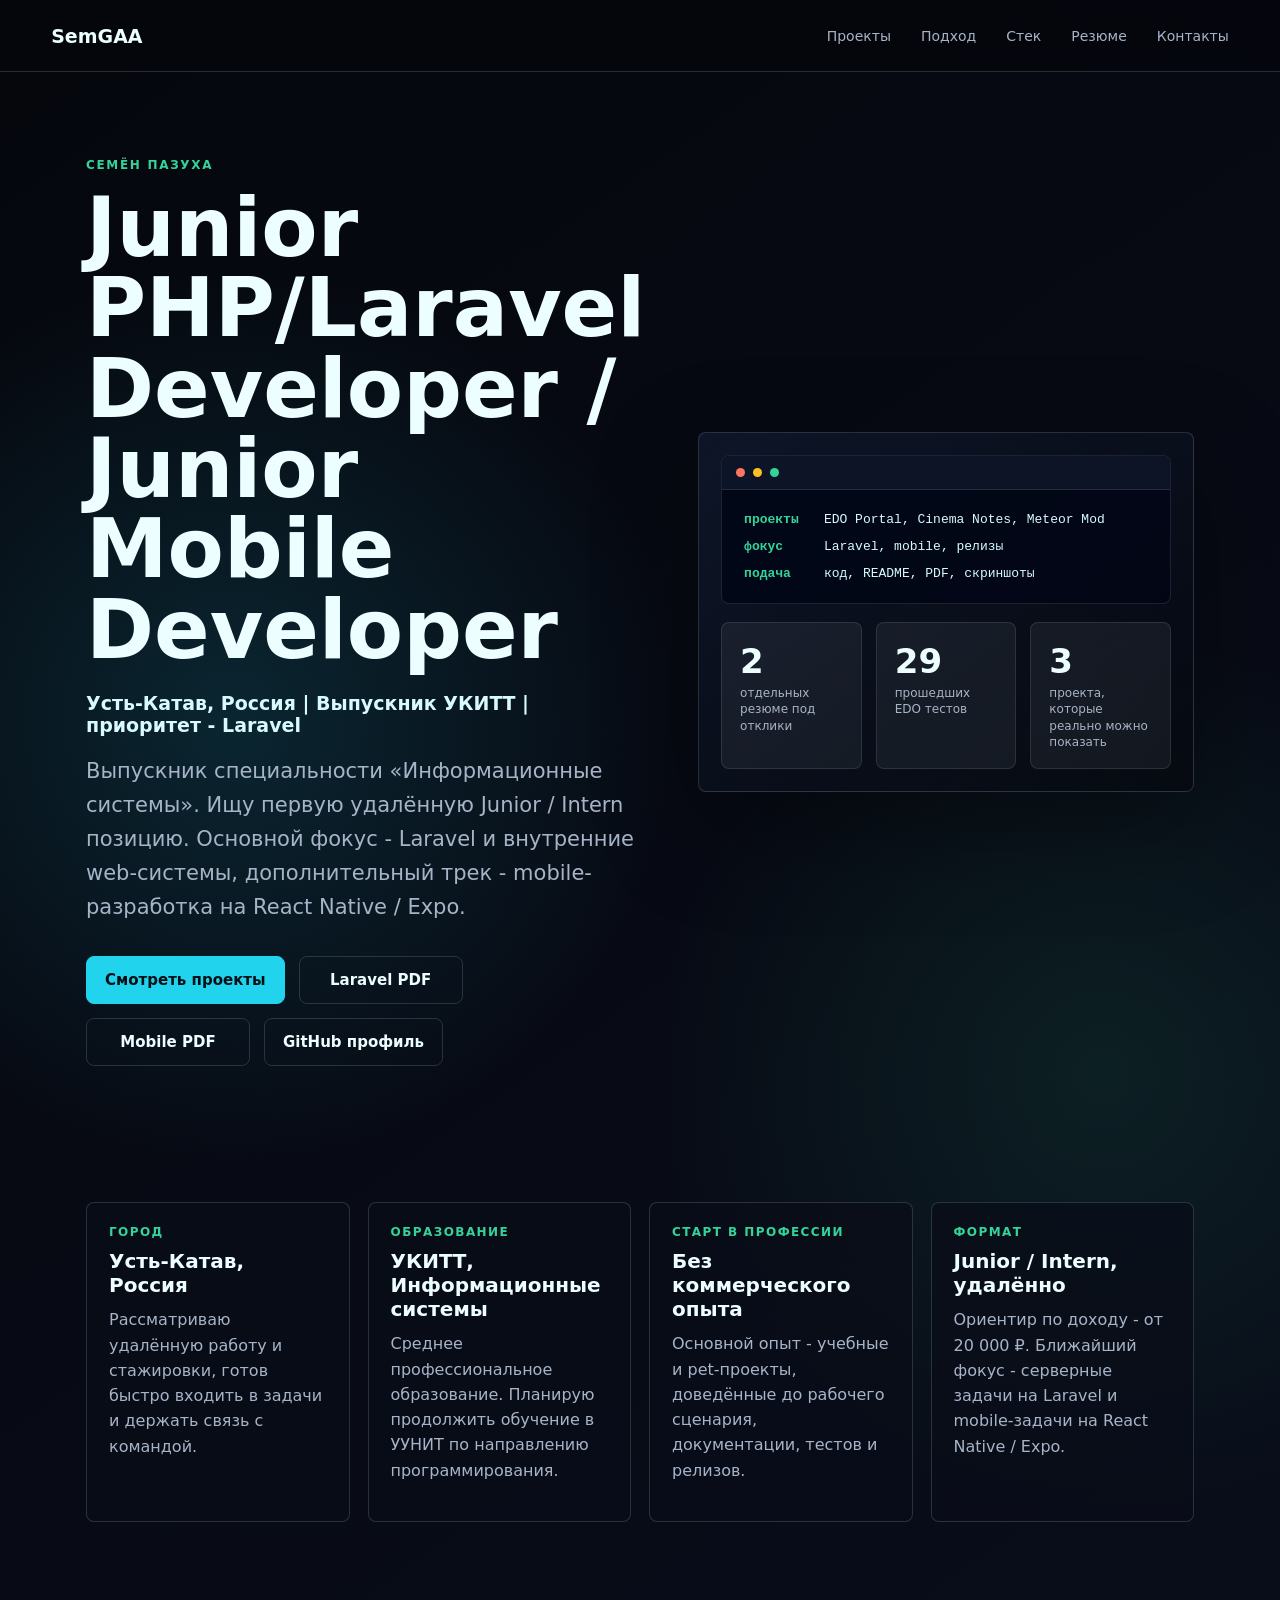
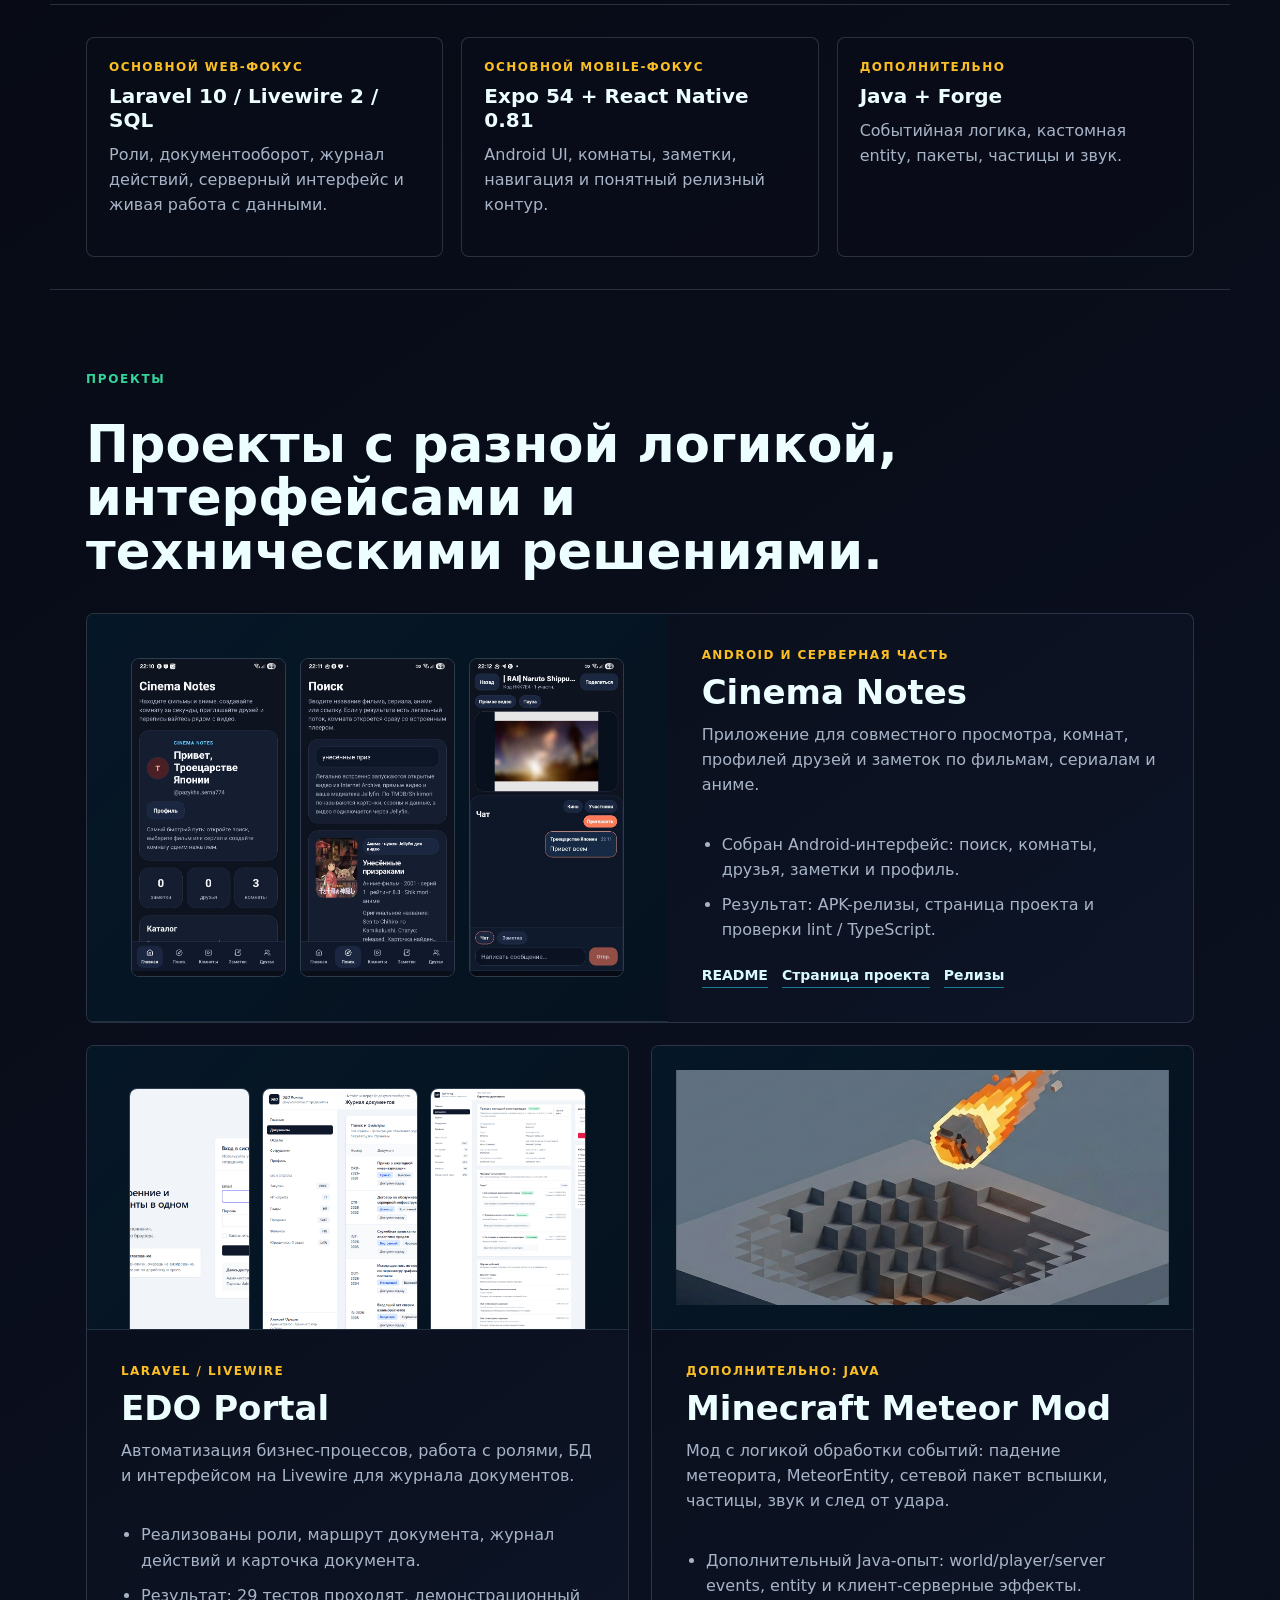
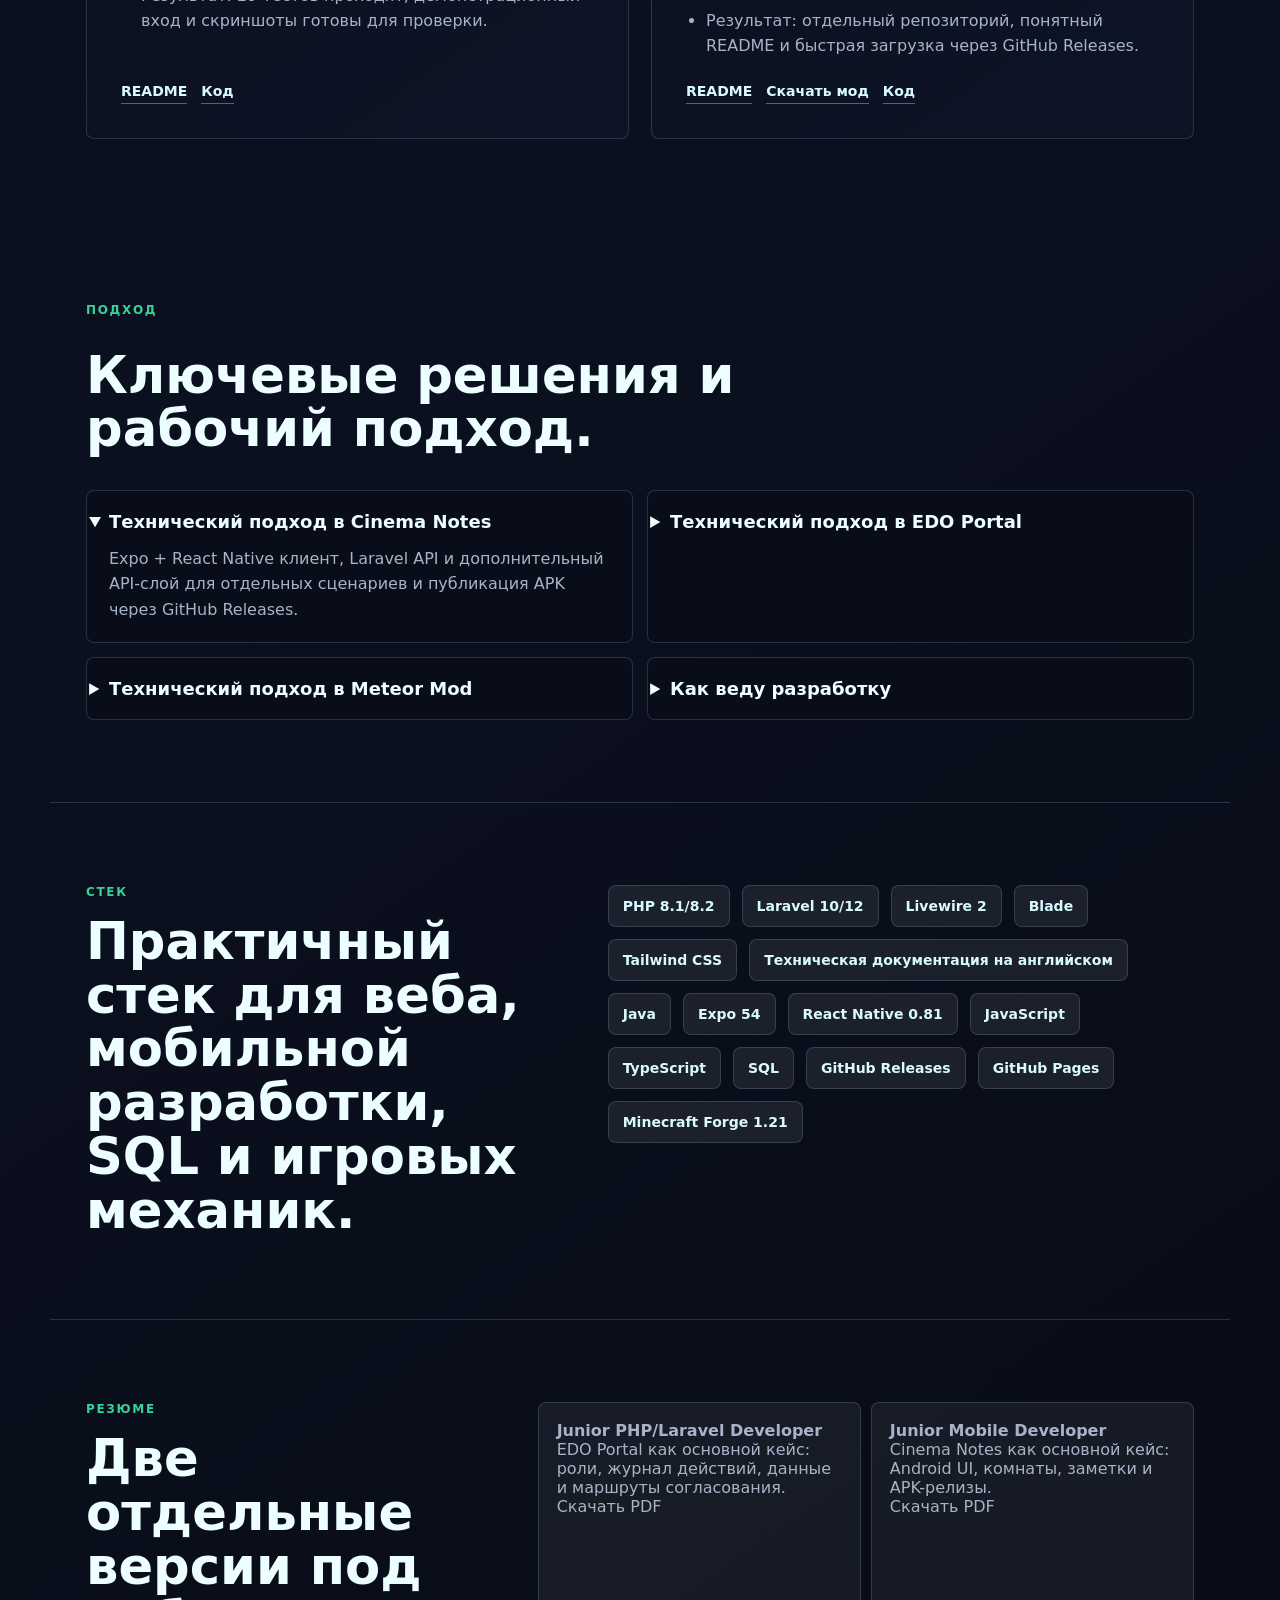
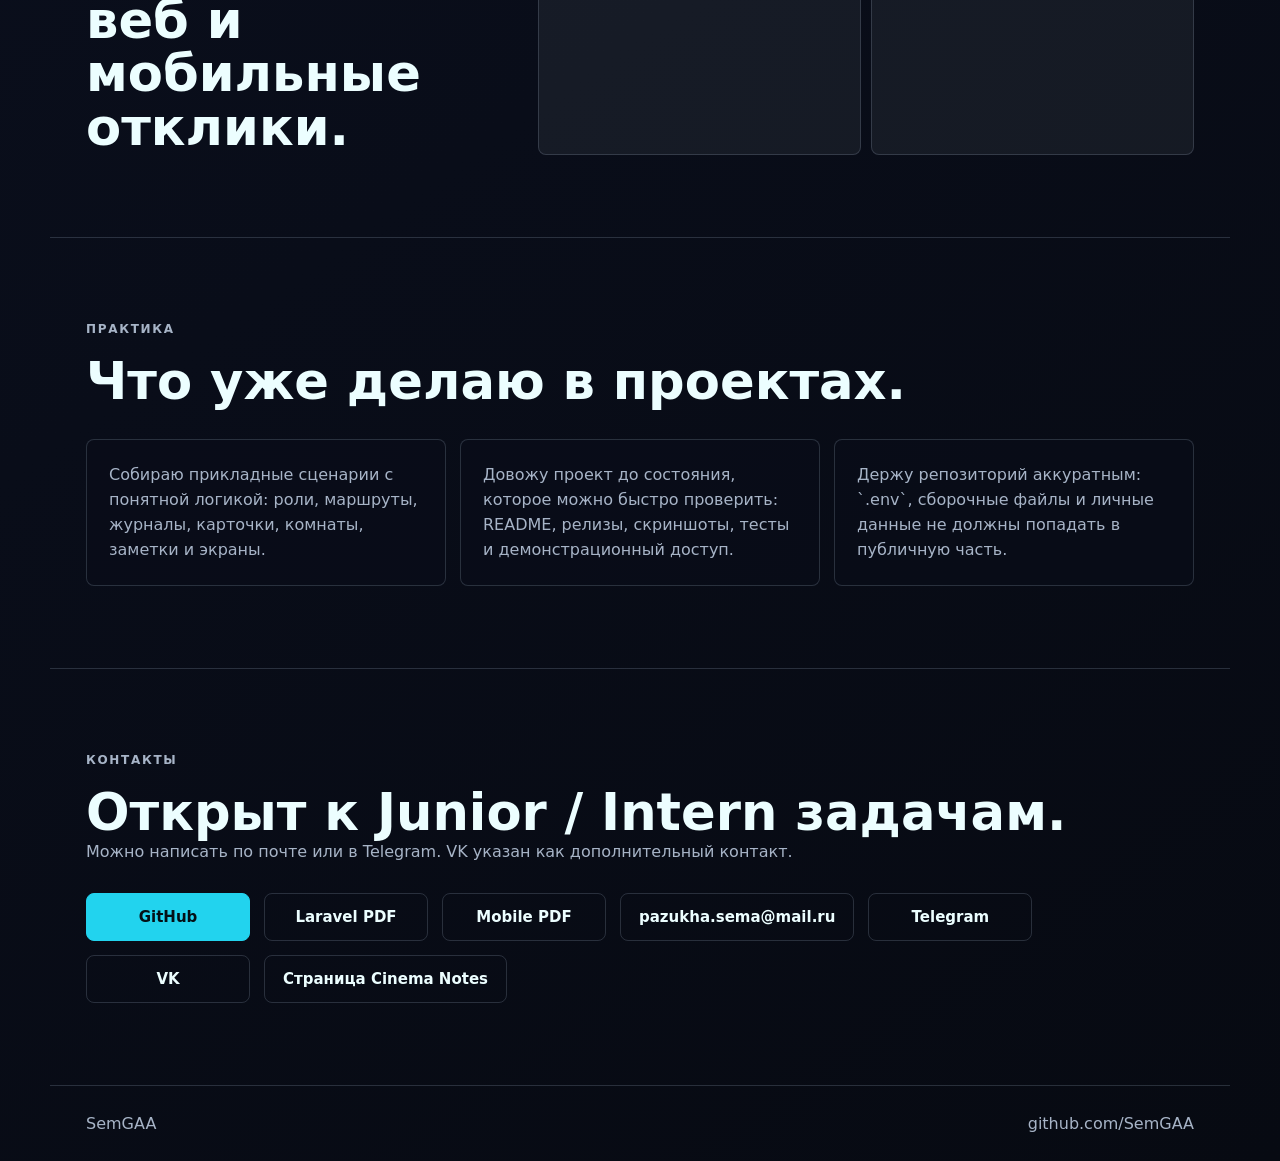
<file: index.html>
<!doctype html>
<html lang="ru">
  <head>
    <meta charset="utf-8" />
    <meta name="viewport" content="width=device-width, initial-scale=1" />
    <title>Семён Пазуха | Junior PHP/Laravel Developer | Junior Mobile Developer</title>
    <meta
      name="description"
      content="Портфолио Семёна Пазухи: Junior PHP/Laravel Developer и Junior Mobile Developer, с EDO Portal и Cinema Notes как основными проектами."
    />
    <link rel="stylesheet" href="./styles.css" />
  </head>
  <body>
    <header class="topbar">
      <a class="brand" href="#top">SemGAA</a>
      <nav class="nav" aria-label="Основная навигация">
        <a href="#projects">Проекты</a>
        <a href="#details">Подход</a>
        <a href="#stack">Стек</a>
        <a href="#resume-tracks">Резюме</a>
        <a href="#contact">Контакты</a>
      </nav>
    </header>

    <main id="top">
      <section class="hero">
        <div class="hero__content">
          <p class="eyebrow">Семён Пазуха</p>
          <h1>Junior PHP/Laravel Developer / Junior Mobile Developer</h1>
          <p class="hero__roles">Усть-Катав, Россия | Выпускник УКИТТ | приоритет - Laravel</p>
          <p class="lead">
            Выпускник специальности «Информационные системы». Ищу первую удалённую Junior / Intern позицию.
            Основной фокус - Laravel и внутренние web-системы, дополнительный трек - mobile-разработка на React Native / Expo.
          </p>
          <div class="hero__actions">
            <a class="button button--primary" href="#projects">Смотреть проекты</a>
            <a class="button" href="./assets/semyon-pazukha-junior-php-laravel.pdf">Laravel PDF</a>
            <a class="button" href="./assets/semyon-pazukha-junior-mobile.pdf">Mobile PDF</a>
            <a class="button" href="https://github.com/SemGAA">GitHub профиль</a>
          </div>
        </div>

        <aside class="hero__panel" aria-label="Текущий фокус портфолио">
          <div class="terminal">
            <div class="terminal__bar">
              <span></span>
              <span></span>
              <span></span>
            </div>
            <div class="terminal__body">
              <p><b>проекты</b> EDO Portal, Cinema Notes, Meteor Mod</p>
              <p><b>фокус</b> Laravel, mobile, релизы</p>
              <p><b>подача</b> код, README, PDF, скриншоты</p>
            </div>
          </div>
          <dl class="metrics">
            <div>
              <dt>2</dt>
              <dd>отдельных резюме под отклики</dd>
            </div>
            <div>
              <dt>29</dt>
              <dd>прошедших EDO тестов</dd>
            </div>
            <div>
              <dt>3</dt>
              <dd>проекта, которые реально можно показать</dd>
            </div>
          </dl>
        </aside>
      </section>

      <section class="section intro-facts" aria-label="Краткая информация">
        <div>
          <span>Город</span>
          <strong>Усть-Катав, Россия</strong>
          <p>Рассматриваю удалённую работу и стажировки, готов быстро входить в задачи и держать связь с командой.</p>
        </div>
        <div>
          <span>Образование</span>
          <strong>УКИТТ, Информационные системы</strong>
          <p>Среднее профессиональное образование. Планирую продолжить обучение в УУНИТ по направлению программирования.</p>
        </div>
        <div>
          <span>Старт в профессии</span>
          <strong>Без коммерческого опыта</strong>
          <p>Основной опыт - учебные и pet-проекты, доведённые до рабочего сценария, документации, тестов и релизов.</p>
        </div>
        <div>
          <span>Формат</span>
          <strong>Junior / Intern, удалённо</strong>
          <p>Ориентир по доходу - от 20 000 ₽. Ближайший фокус - серверные задачи на Laravel и mobile-задачи на React Native / Expo.</p>
        </div>
      </section>

      <section class="proof section" aria-label="Короткие факты">
        <div>
          <span>Основной web-фокус</span>
          <strong>Laravel 10 / Livewire 2 / SQL</strong>
          <p>Роли, документооборот, журнал действий, серверный интерфейс и живая работа с данными.</p>
        </div>
        <div>
          <span>Основной mobile-фокус</span>
          <strong>Expo 54 + React Native 0.81</strong>
          <p>Android UI, комнаты, заметки, навигация и понятный релизный контур.</p>
        </div>
        <div>
          <span>Дополнительно</span>
          <strong>Java + Forge</strong>
          <p>Событийная логика, кастомная entity, пакеты, частицы и звук.</p>
        </div>
      </section>

      <section id="projects" class="section">
        <div class="section__head">
          <p class="eyebrow">Проекты</p>
          <h2>Проекты с разной логикой, интерфейсами и техническими решениями.</h2>
        </div>

        <div class="projects">
          <article class="project project--wide">
            <a class="project__media" href="https://github.com/SemGAA/Program_kinp#readme">
              <div class="phone-strip" aria-label="Скриншоты Cinema Notes">
                <img src="./assets/cinema-home.jpg" alt="Cinema Notes главный экран" loading="lazy" />
                <img src="./assets/cinema-search.jpg" alt="Cinema Notes поиск" loading="lazy" />
                <img src="./assets/cinema-room.jpg" alt="Cinema Notes комната просмотра" loading="lazy" />
              </div>
            </a>
            <div class="project__body">
              <span>Android и серверная часть</span>
              <h3>Cinema Notes</h3>
              <p>
                Приложение для совместного просмотра, комнат, профилей друзей и заметок
                по фильмам, сериалам и аниме.
              </p>
              <ul>
                <li>Собран Android-интерфейс: поиск, комнаты, друзья, заметки и профиль.</li>
                <li>Результат: APK-релизы, страница проекта и проверки lint / TypeScript.</li>
              </ul>
              <div class="project__links">
                <a href="https://github.com/SemGAA/Program_kinp#readme">README</a>
                <a href="https://semgaa.github.io/Program_kinp/">Страница проекта</a>
                <a href="https://github.com/SemGAA/Program_kinp/releases">Релизы</a>
              </div>
            </div>
          </article>

          <article class="project">
            <a class="project__media" href="https://github.com/SemGAA/edo-portal#readme">
              <div class="screen-strip" aria-label="Скриншоты EDO Portal">
                <img src="./assets/edo-login.png" alt="EDO Portal экран входа" loading="lazy" />
                <img src="./assets/edo-documents.png" alt="EDO Portal журнал документов" loading="lazy" />
                <img src="./assets/edo-document-card.png" alt="EDO Portal карточка документа" loading="lazy" />
              </div>
            </a>
            <div class="project__body">
              <span>Laravel / Livewire</span>
              <h3>EDO Portal</h3>
              <p>
                Автоматизация бизнес-процессов, работа с ролями, БД и интерфейсом
                на Livewire для журнала документов.
              </p>
              <ul>
                <li>Реализованы роли, маршрут документа, журнал действий и карточка документа.</li>
                <li>Результат: 29 тестов проходят, демонстрационный вход и скриншоты готовы для проверки.</li>
              </ul>
              <div class="project__links">
                <a href="https://github.com/SemGAA/edo-portal#readme">README</a>
                <a href="https://github.com/SemGAA/edo-portal">Код</a>
              </div>
            </div>
          </article>

          <article class="project">
            <a class="project__media" href="https://github.com/SemGAA/minecraft-meteor-mod#readme">
              <img class="project__image" src="./assets/meteor-mod.png" alt="Minecraft Meteor Mod метеорит" loading="lazy" />
            </a>
            <div class="project__body">
              <span>Дополнительно: Java</span>
              <h3>Minecraft Meteor Mod</h3>
              <p>
                Мод с логикой обработки событий: падение метеорита, MeteorEntity,
                сетевой пакет вспышки, частицы, звук и след от удара.
              </p>
              <ul>
                <li>Дополнительный Java-опыт: world/player/server events, entity и клиент-серверные эффекты.</li>
                <li>Результат: отдельный репозиторий, понятный README и быстрая загрузка через GitHub Releases.</li>
              </ul>
              <div class="project__links">
                <a href="https://github.com/SemGAA/minecraft-meteor-mod#readme">README</a>
                <a href="https://github.com/SemGAA/minecraft-meteor-mod/releases/latest/download/tutorialmod-0.0.1.jar">Скачать мод</a>
                <a href="https://github.com/SemGAA/minecraft-meteor-mod">Код</a>
              </div>
            </div>
          </article>
        </div>
      </section>

      <section id="details" class="section details">
        <div class="section__head">
          <p class="eyebrow">Подход</p>
          <h2>Ключевые решения и рабочий подход.</h2>
        </div>

        <div class="detail-grid">
          <details open>
            <summary>Технический подход в Cinema Notes</summary>
            <p>
              Expo + React Native клиент, Laravel API и дополнительный API-слой для отдельных сценариев
              и публикация APK через GitHub Releases.
            </p>
          </details>
          <details>
            <summary>Технический подход в EDO Portal</summary>
            <p>
              Laravel 10, Livewire 2, SQL-база, маршруты документов, отделы, роли,
              фильтрация статусов и интерактивные таблицы на серверном рендеринге.
            </p>
          </details>
          <details>
            <summary>Технический подход в Meteor Mod</summary>
            <p>
              Minecraft Forge 1.21, Gradle, Java event subscribers, жизненный цикл кастомной entity,
              сетевой пакет для flash-эффекта и изменения мира после удара.
            </p>
          </details>
          <details>
            <summary>Как веду разработку</summary>
            <p>
              Иду маленькими шагами: сначала рабочий сценарий, потом проверка, README,
              релизные заметки и защита личных файлов от публикации.
            </p>
          </details>
        </div>
      </section>

      <section id="stack" class="section stack">
        <div>
          <p class="eyebrow">Стек</p>
          <h2>Практичный стек для веба, мобильной разработки, SQL и игровых механик.</h2>
        </div>
        <div class="stack__list" aria-label="Технологии">
          <span>PHP 8.1/8.2</span>
          <span>Laravel 10/12</span>
          <span>Livewire 2</span>
          <span>Blade</span>
          <span>Tailwind CSS</span>
          <span>Техническая документация на английском</span>
          <span>Java</span>
          <span>Expo 54</span>
          <span>React Native 0.81</span>
          <span>JavaScript</span>
          <span>TypeScript</span>
          <span>SQL</span>
          <span>GitHub Releases</span>
          <span>GitHub Pages</span>
          <span>Minecraft Forge 1.21</span>
        </div>
      </section>

      <section id="resume-tracks" class="section paid-work">
        <div>
          <p class="eyebrow">Резюме</p>
          <h2>Две отдельные версии под веб и мобильные отклики.</h2>
        </div>
        <div class="paid-work__list">
          <p><strong>Junior PHP/Laravel Developer</strong><br />EDO Portal как основной кейс: роли, журнал действий, данные и маршруты согласования.<br /><a href="./assets/semyon-pazukha-junior-php-laravel.pdf">Скачать PDF</a></p>
          <p><strong>Junior Mobile Developer</strong><br />Cinema Notes как основной кейс: Android UI, комнаты, заметки и APK-релизы.<br /><a href="./assets/semyon-pazukha-junior-mobile.pdf">Скачать PDF</a></p>
        </div>
      </section>

      <section class="section qualities">
        <p class="eyebrow">Практика</p>
        <h2>Что уже делаю в проектах.</h2>
        <div class="qualities__list">
          <p>Собираю прикладные сценарии с понятной логикой: роли, маршруты, журналы, карточки, комнаты, заметки и экраны.</p>
          <p>Довожу проект до состояния, которое можно быстро проверить: README, релизы, скриншоты, тесты и демонстрационный доступ.</p>
          <p>Держу репозиторий аккуратным: `.env`, сборочные файлы и личные данные не должны попадать в публичную часть.</p>
        </div>
      </section>

      <section id="contact" class="section contact">
        <p class="eyebrow">Контакты</p>
        <h2>Открыт к Junior / Intern задачам.</h2>
        <p>
          Можно написать по почте или в Telegram. VK указан как дополнительный контакт.
        </p>
        <div class="contact__links">
          <a class="button button--primary" href="https://github.com/SemGAA">GitHub</a>
          <a class="button" href="./assets/semyon-pazukha-junior-php-laravel.pdf">Laravel PDF</a>
          <a class="button" href="./assets/semyon-pazukha-junior-mobile.pdf">Mobile PDF</a>
          <a class="button" href="mailto:pazukha.sema@mail.ru">pazukha.sema@mail.ru</a>
          <a class="button" href="https://t.me/HelpHelsing" target="_blank" rel="noreferrer">Telegram</a>
          <a class="button" href="https://vk.com/semyonat" target="_blank" rel="noreferrer">VK</a>
          <a class="button" href="https://semgaa.github.io/Program_kinp/">Страница Cinema Notes</a>
        </div>
      </section>
    </main>

    <footer class="footer">
      <span>SemGAA</span>
      <a href="https://github.com/SemGAA">github.com/SemGAA</a>
    </footer>
  </body>
</html>
</file>
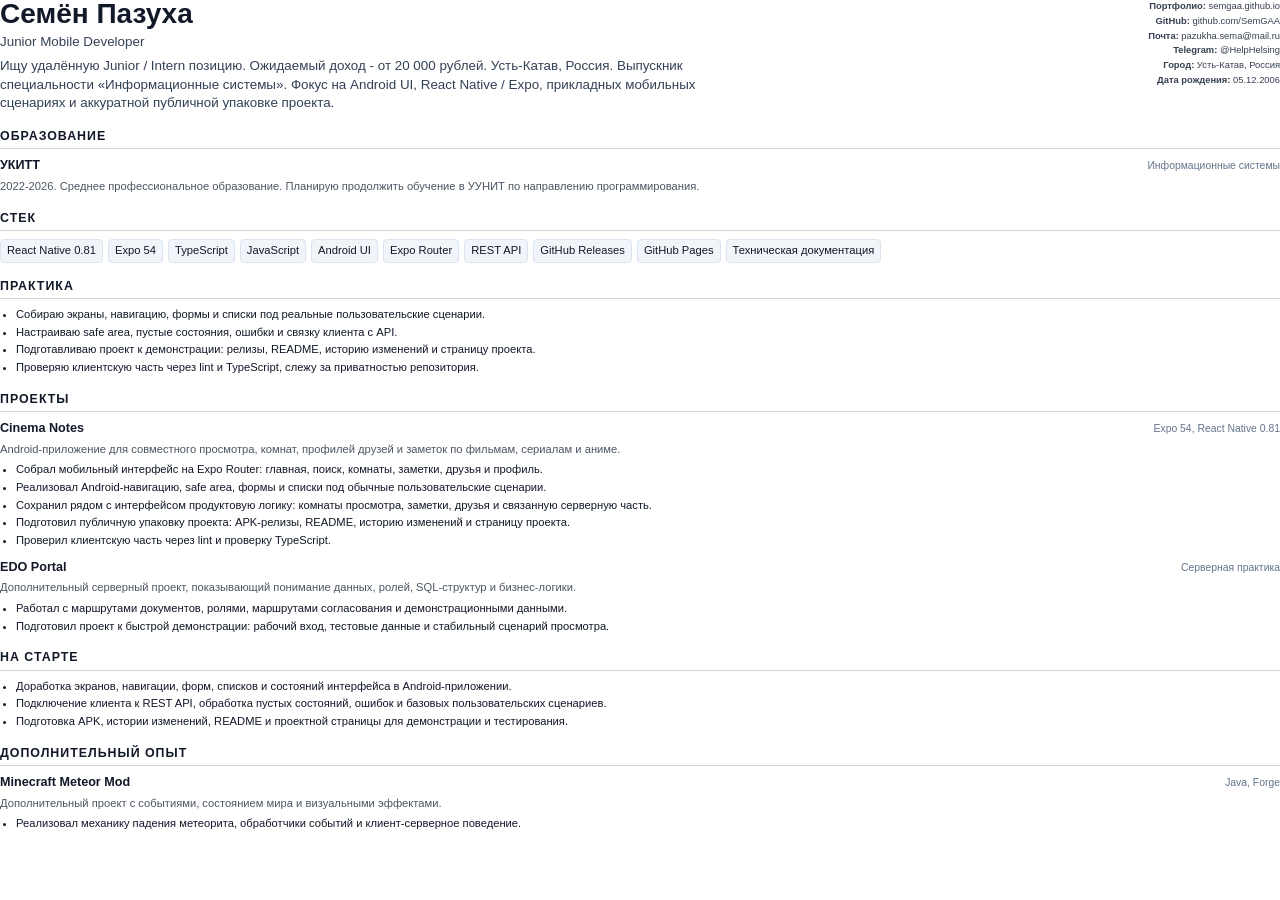
<file: resume-mobile.html>
<!doctype html>
<html lang="ru">
  <head>
    <meta charset="utf-8" />
    <meta name="viewport" content="width=device-width, initial-scale=1" />
    <title>Семён Пазуха - Junior Mobile Developer</title>
    <style>
      @page { size: A4; margin: 11mm; }
      * { box-sizing: border-box; }
      body { margin: 0; color: #111827; font-family: Arial, Helvetica, sans-serif; font-size: 11.2px; line-height: 1.4; }
      h1, h2, h3, p { margin: 0; }
      h1 { font-size: 28px; line-height: 1; }
      h2 { border-bottom: 1px solid #d1d5db; font-size: 12.4px; letter-spacing: 0.08em; margin: 15px 0 8px; padding-bottom: 3px; text-transform: uppercase; }
      h3 { font-size: 12.6px; margin-bottom: 4px; }
      a { color: #0f766e; text-decoration: none; }
      ul { margin: 5px 0 0; padding-left: 16px; }
      li { margin: 2px 0; }
      .page { min-height: auto; }
      .top { display: grid; grid-template-columns: 1.15fr 0.85fr; gap: 18px; align-items: start; }
      .title p { color: #334155; font-size: 13.4px; margin-top: 5px; }
      .contacts { color: #374151; display: grid; font-size: 9.4px; gap: 3px; justify-items: end; line-height: 1.25; text-align: right; }
      .summary { color: #1f2937; font-size: 11.6px; margin-top: 11px; }
      .skills { display: flex; flex-wrap: wrap; gap: 5px; }
      .skills span { background: #f1f5f9; border: 1px solid #dbe4ef; border-radius: 4px; padding: 3px 6px; }
      .project { break-inside: avoid; margin-bottom: 10px; }
      .project__head { display: flex; justify-content: space-between; gap: 10px; align-items: baseline; }
      .project__stack { color: #64748b; font-size: 10.4px; white-space: nowrap; }
      .muted { color: #4b5563; }
    </style>
  </head>
  <body>
    <main class="page">
      <section class="top">
        <div class="title">
          <h1>Семён Пазуха</h1>
          <p>Junior Mobile Developer</p>
          <p class="summary">
            Ищу удалённую Junior / Intern позицию. Ожидаемый доход - от 20 000 рублей.
            Усть-Катав, Россия. Выпускник специальности «Информационные системы». Фокус на Android UI, React Native / Expo, прикладных мобильных сценариях и аккуратной публичной упаковке проекта.
          </p>
        </div>
        <div class="contacts">
          <div><strong>Портфолио:</strong> semgaa.github.io</div>
          <div><strong>GitHub:</strong> github.com/SemGAA</div>
          <div><strong>Почта:</strong> pazukha.sema@mail.ru</div>
          <div><strong>Telegram:</strong> @HelpHelsing</div>
          <div><strong>Город:</strong> Усть-Катав, Россия</div>
          <div><strong>Дата рождения:</strong> 05.12.2006</div>
        </div>
      </section>

      <h2>Образование</h2>
      <article class="project">
        <div class="project__head">
          <h3>УКИТТ</h3>
          <span class="project__stack">Информационные системы</span>
        </div>
        <p class="muted">2022-2026. Среднее профессиональное образование. Планирую продолжить обучение в УУНИТ по направлению программирования.</p>
      </article>

      <h2>Стек</h2>
      <div class="skills">
        <span>React Native 0.81</span>
        <span>Expo 54</span>
        <span>TypeScript</span>
        <span>JavaScript</span>
        <span>Android UI</span>
        <span>Expo Router</span>
        <span>REST API</span>
        <span>GitHub Releases</span>
        <span>GitHub Pages</span>
        <span>Техническая документация</span>
      </div>

      <h2>Практика</h2>
      <article class="project">
        <ul>
          <li>Собираю экраны, навигацию, формы и списки под реальные пользовательские сценарии.</li>
          <li>Настраиваю safe area, пустые состояния, ошибки и связку клиента с API.</li>
          <li>Подготавливаю проект к демонстрации: релизы, README, историю изменений и страницу проекта.</li>
          <li>Проверяю клиентскую часть через lint и TypeScript, слежу за приватностью репозитория.</li>
        </ul>
      </article>

      <h2>Проекты</h2>
      <article class="project">
        <div class="project__head">
          <h3>Cinema Notes</h3>
          <span class="project__stack">Expo 54, React Native 0.81</span>
        </div>
        <p class="muted">Android-приложение для совместного просмотра, комнат, профилей друзей и заметок по фильмам, сериалам и аниме.</p>
        <ul>
          <li>Собрал мобильный интерфейс на Expo Router: главная, поиск, комнаты, заметки, друзья и профиль.</li>
          <li>Реализовал Android-навигацию, safe area, формы и списки под обычные пользовательские сценарии.</li>
          <li>Сохранил рядом с интерфейсом продуктовую логику: комнаты просмотра, заметки, друзья и связанную серверную часть.</li>
          <li>Подготовил публичную упаковку проекта: APK-релизы, README, историю изменений и страницу проекта.</li>
          <li>Проверил клиентскую часть через lint и проверку TypeScript.</li>
        </ul>
      </article>

      <article class="project">
        <div class="project__head">
          <h3>EDO Portal</h3>
          <span class="project__stack">Серверная практика</span>
        </div>
        <p class="muted">Дополнительный серверный проект, показывающий понимание данных, ролей, SQL-структур и бизнес-логики.</p>
        <ul>
          <li>Работал с маршрутами документов, ролями, маршрутами согласования и демонстрационными данными.</li>
          <li>Подготовил проект к быстрой демонстрации: рабочий вход, тестовые данные и стабильный сценарий просмотра.</li>
        </ul>
      </article>

      <h2>На старте</h2>
      <article class="project">
        <ul>
          <li>Доработка экранов, навигации, форм, списков и состояний интерфейса в Android-приложении.</li>
          <li>Подключение клиента к REST API, обработка пустых состояний, ошибок и базовых пользовательских сценариев.</li>
          <li>Подготовка APK, истории изменений, README и проектной страницы для демонстрации и тестирования.</li>
        </ul>
      </article>

      <h2>Дополнительный опыт</h2>
      <article class="project">
        <div class="project__head">
          <h3>Minecraft Meteor Mod</h3>
          <span class="project__stack">Java, Forge</span>
        </div>
        <p class="muted">Дополнительный проект с событиями, состоянием мира и визуальными эффектами.</p>
        <ul>
          <li>Реализовал механику падения метеорита, обработчики событий и клиент-серверное поведение.</li>
        </ul>
      </article>

    </main>
  </body>
</html>
</file>
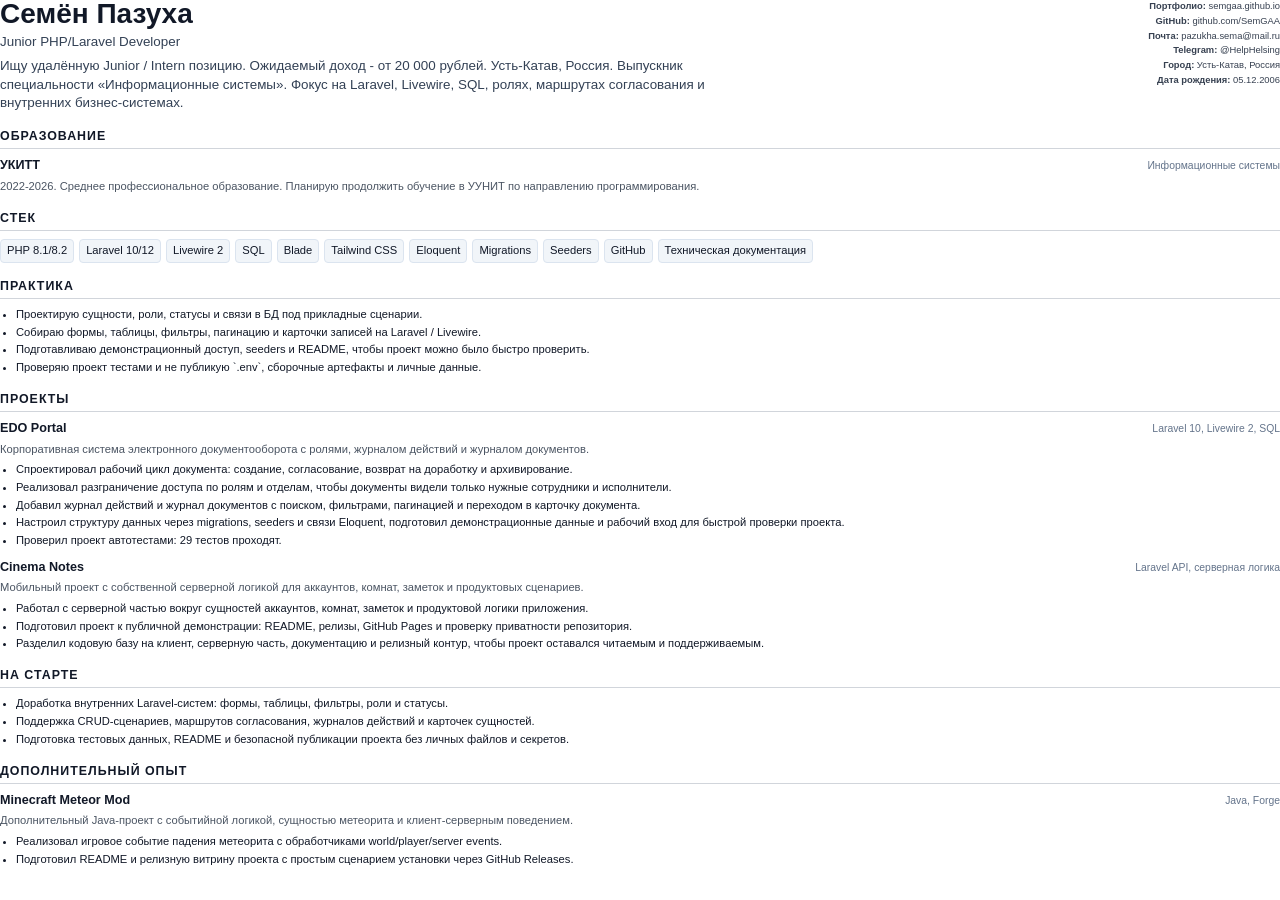
<file: resume-php-laravel.html>
<!doctype html>
<html lang="ru">
  <head>
    <meta charset="utf-8" />
    <meta name="viewport" content="width=device-width, initial-scale=1" />
    <title>Семён Пазуха - Junior PHP/Laravel Developer</title>
    <style>
      @page { size: A4; margin: 11mm; }
      * { box-sizing: border-box; }
      body { margin: 0; color: #111827; font-family: Arial, Helvetica, sans-serif; font-size: 11.2px; line-height: 1.4; }
      h1, h2, h3, p { margin: 0; }
      h1 { font-size: 28px; line-height: 1; }
      h2 { border-bottom: 1px solid #d1d5db; font-size: 12.4px; letter-spacing: 0.08em; margin: 15px 0 8px; padding-bottom: 3px; text-transform: uppercase; }
      h3 { font-size: 12.6px; margin-bottom: 4px; }
      a { color: #0f766e; text-decoration: none; }
      ul { margin: 5px 0 0; padding-left: 16px; }
      li { margin: 2px 0; }
      .page { min-height: auto; }
      .top { display: grid; grid-template-columns: 1.15fr 0.85fr; gap: 18px; align-items: start; }
      .title p { color: #334155; font-size: 13.4px; margin-top: 5px; }
      .contacts { color: #374151; display: grid; font-size: 9.4px; gap: 3px; justify-items: end; line-height: 1.25; text-align: right; }
      .summary { color: #1f2937; font-size: 11.6px; margin-top: 11px; }
      .skills { display: flex; flex-wrap: wrap; gap: 5px; }
      .skills span { background: #f1f5f9; border: 1px solid #dbe4ef; border-radius: 4px; padding: 3px 6px; }
      .project { break-inside: avoid; margin-bottom: 10px; }
      .project__head { display: flex; justify-content: space-between; gap: 10px; align-items: baseline; }
      .project__stack { color: #64748b; font-size: 10.4px; white-space: nowrap; }
      .muted { color: #4b5563; }
    </style>
  </head>
  <body>
    <main class="page">
      <section class="top">
        <div class="title">
          <h1>Семён Пазуха</h1>
          <p>Junior PHP/Laravel Developer</p>
          <p class="summary">
            Ищу удалённую Junior / Intern позицию. Ожидаемый доход - от 20 000 рублей.
            Усть-Катав, Россия. Выпускник специальности «Информационные системы». Фокус на Laravel, Livewire, SQL, ролях, маршрутах согласования и внутренних бизнес-системах.
          </p>
        </div>
        <div class="contacts">
          <div><strong>Портфолио:</strong> semgaa.github.io</div>
          <div><strong>GitHub:</strong> github.com/SemGAA</div>
          <div><strong>Почта:</strong> pazukha.sema@mail.ru</div>
          <div><strong>Telegram:</strong> @HelpHelsing</div>
          <div><strong>Город:</strong> Усть-Катав, Россия</div>
          <div><strong>Дата рождения:</strong> 05.12.2006</div>
        </div>
      </section>

      <h2>Образование</h2>
      <article class="project">
        <div class="project__head">
          <h3>УКИТТ</h3>
          <span class="project__stack">Информационные системы</span>
        </div>
        <p class="muted">2022-2026. Среднее профессиональное образование. Планирую продолжить обучение в УУНИТ по направлению программирования.</p>
      </article>

      <h2>Стек</h2>
      <div class="skills">
        <span>PHP 8.1/8.2</span>
        <span>Laravel 10/12</span>
        <span>Livewire 2</span>
        <span>SQL</span>
        <span>Blade</span>
        <span>Tailwind CSS</span>
        <span>Eloquent</span>
        <span>Migrations</span>
        <span>Seeders</span>
        <span>GitHub</span>
        <span>Техническая документация</span>
      </div>

      <h2>Практика</h2>
      <article class="project">
        <ul>
          <li>Проектирую сущности, роли, статусы и связи в БД под прикладные сценарии.</li>
          <li>Собираю формы, таблицы, фильтры, пагинацию и карточки записей на Laravel / Livewire.</li>
          <li>Подготавливаю демонстрационный доступ, seeders и README, чтобы проект можно было быстро проверить.</li>
          <li>Проверяю проект тестами и не публикую `.env`, сборочные артефакты и личные данные.</li>
        </ul>
      </article>

      <h2>Проекты</h2>
      <article class="project">
        <div class="project__head">
          <h3>EDO Portal</h3>
          <span class="project__stack">Laravel 10, Livewire 2, SQL</span>
        </div>
        <p class="muted">Корпоративная система электронного документооборота с ролями, журналом действий и журналом документов.</p>
        <ul>
          <li>Спроектировал рабочий цикл документа: создание, согласование, возврат на доработку и архивирование.</li>
          <li>Реализовал разграничение доступа по ролям и отделам, чтобы документы видели только нужные сотрудники и исполнители.</li>
          <li>Добавил журнал действий и журнал документов с поиском, фильтрами, пагинацией и переходом в карточку документа.</li>
          <li>Настроил структуру данных через migrations, seeders и связи Eloquent, подготовил демонстрационные данные и рабочий вход для быстрой проверки проекта.</li>
          <li>Проверил проект автотестами: 29 тестов проходят.</li>
        </ul>
      </article>

      <article class="project">
        <div class="project__head">
          <h3>Cinema Notes</h3>
          <span class="project__stack">Laravel API, серверная логика</span>
        </div>
        <p class="muted">Мобильный проект с собственной серверной логикой для аккаунтов, комнат, заметок и продуктовых сценариев.</p>
        <ul>
          <li>Работал с серверной частью вокруг сущностей аккаунтов, комнат, заметок и продуктовой логики приложения.</li>
          <li>Подготовил проект к публичной демонстрации: README, релизы, GitHub Pages и проверку приватности репозитория.</li>
          <li>Разделил кодовую базу на клиент, серверную часть, документацию и релизный контур, чтобы проект оставался читаемым и поддерживаемым.</li>
        </ul>
      </article>

      <h2>На старте</h2>
      <article class="project">
        <ul>
          <li>Доработка внутренних Laravel-систем: формы, таблицы, фильтры, роли и статусы.</li>
          <li>Поддержка CRUD-сценариев, маршрутов согласования, журналов действий и карточек сущностей.</li>
          <li>Подготовка тестовых данных, README и безопасной публикации проекта без личных файлов и секретов.</li>
        </ul>
      </article>

      <h2>Дополнительный опыт</h2>
      <article class="project">
        <div class="project__head">
          <h3>Minecraft Meteor Mod</h3>
          <span class="project__stack">Java, Forge</span>
        </div>
        <p class="muted">Дополнительный Java-проект с событийной логикой, сущностью метеорита и клиент-серверным поведением.</p>
        <ul>
          <li>Реализовал игровое событие падения метеорита с обработчиками world/player/server events.</li>
          <li>Подготовил README и релизную витрину проекта с простым сценарием установки через GitHub Releases.</li>
        </ul>
      </article>

    </main>
  </body>
</html>
</file>
<file: styles.css>
:root {
  color-scheme: dark;
  --bg: #05070d;
  --surface: rgba(9, 14, 25, 0.78);
  --surface-strong: rgba(15, 23, 42, 0.94);
  --line: rgba(148, 163, 184, 0.24);
  --text: #ecfeff;
  --muted: #a7b4c7;
  --cyan: #22d3ee;
  --green: #34d399;
  --amber: #fbbf24;
  --coral: #ff755f;
}

* {
  box-sizing: border-box;
}

html {
  scroll-behavior: smooth;
}

body {
  margin: 0;
  min-width: 320px;
  background:
    radial-gradient(circle at 18% 12%, rgba(34, 211, 238, 0.14), transparent 28rem),
    radial-gradient(circle at 86% 18%, rgba(52, 211, 153, 0.1), transparent 28rem),
    linear-gradient(145deg, #05070d 0%, #0b1020 54%, #070a12 100%);
  color: var(--text);
  font-family: Inter, ui-sans-serif, system-ui, -apple-system, BlinkMacSystemFont, "Segoe UI", sans-serif;
  letter-spacing: 0;
}

a {
  color: inherit;
  text-decoration: none;
}

p,
h1,
h2,
h3 {
  margin-top: 0;
}

.topbar {
  align-items: center;
  backdrop-filter: blur(18px);
  background: rgba(5, 7, 13, 0.82);
  border-bottom: 1px solid var(--line);
  display: flex;
  height: 72px;
  justify-content: space-between;
  left: 0;
  padding: 0 clamp(18px, 4vw, 56px);
  position: sticky;
  right: 0;
  top: 0;
  z-index: 20;
}

.brand {
  color: var(--text);
  font-size: 19px;
  font-weight: 850;
}

.nav {
  color: var(--muted);
  display: flex;
  font-size: 14px;
  gap: clamp(14px, 3vw, 30px);
}

.nav a {
  transition: color 180ms ease;
}

.nav a:hover {
  color: var(--cyan);
}

.hero {
  align-items: center;
  display: grid;
  gap: clamp(28px, 5vw, 76px);
  grid-template-columns: minmax(0, 1.05fr) minmax(320px, 0.95fr);
  margin-inline: auto;
  max-width: 1180px;
  min-height: calc(100svh - 72px);
  padding: clamp(44px, 7vw, 86px) clamp(18px, 5vw, 36px) 54px;
}

.hero__content {
  animation: rise 640ms ease-out both;
  min-width: 0;
}

.eyebrow {
  color: var(--green);
  font-size: 12px;
  font-weight: 850;
  letter-spacing: 0.14em;
  margin-bottom: 16px;
  text-transform: uppercase;
}

h1 {
  font-size: clamp(42px, 7vw, 82px);
  line-height: 0.98;
  margin-bottom: 22px;
  max-width: 820px;
}

h2 {
  font-size: clamp(30px, 4vw, 52px);
  line-height: 1.05;
  margin-bottom: 0;
}

h3 {
  font-size: clamp(24px, 3vw, 34px);
  margin-bottom: 10px;
}

.lead {
  color: var(--muted);
  font-size: clamp(17px, 2vw, 21px);
  line-height: 1.62;
  max-width: 680px;
}

.hero__roles {
  color: #d8faff;
  font-size: clamp(16px, 2vw, 19px);
  font-weight: 800;
  margin-bottom: 18px;
}

.hero__actions,
.project__links,
.contact__links {
  display: flex;
  flex-wrap: wrap;
  gap: 14px;
}

.hero__actions {
  margin-top: 32px;
}

.button {
  border: 1px solid var(--line);
  border-radius: 8px;
  color: var(--text);
  display: inline-flex;
  font-size: 15px;
  font-weight: 800;
  justify-content: center;
  min-width: 164px;
  padding: 14px 18px;
  transition: transform 180ms ease, border-color 180ms ease, background 180ms ease;
}

.button:hover {
  border-color: rgba(34, 211, 238, 0.62);
  transform: translateY(-2px);
}

.button--primary {
  background: var(--cyan);
  border-color: var(--cyan);
  color: #041016;
}

.hero__panel {
  animation: rise 760ms ease-out both;
  background: linear-gradient(145deg, rgba(15, 23, 42, 0.9), rgba(5, 7, 13, 0.68));
  border: 1px solid var(--line);
  border-radius: 8px;
  box-shadow: 0 34px 100px rgba(0, 0, 0, 0.34);
  min-width: 0;
  overflow: hidden;
  padding: 22px;
}

.terminal {
  background: rgba(2, 6, 23, 0.86);
  border: 1px solid rgba(148, 163, 184, 0.18);
  border-radius: 8px;
  overflow: hidden;
}

.terminal__bar {
  align-items: center;
  background: rgba(15, 23, 42, 0.85);
  border-bottom: 1px solid rgba(148, 163, 184, 0.18);
  display: flex;
  gap: 8px;
  height: 34px;
  padding-inline: 14px;
}

.terminal__bar span {
  background: var(--coral);
  border-radius: 999px;
  height: 9px;
  width: 9px;
}

.terminal__bar span:nth-child(2) {
  background: var(--amber);
}

.terminal__bar span:nth-child(3) {
  background: var(--green);
}

.terminal__body {
  display: grid;
  gap: 12px;
  padding: 22px;
}

.terminal__body p {
  color: #d8faff;
  font-family: "Cascadia Code", Consolas, monospace;
  font-size: 13px;
  margin: 0;
}

.terminal__body b {
  color: var(--green);
  display: inline-block;
  font-weight: 800;
  min-width: 72px;
}

.metrics {
  display: grid;
  gap: 14px;
  grid-template-columns: repeat(3, minmax(0, 1fr));
  margin: 18px 0 0;
}

.metrics div {
  background: rgba(236, 254, 255, 0.06);
  border: 1px solid rgba(148, 163, 184, 0.18);
  border-radius: 8px;
  min-width: 0;
  padding: 18px;
}

.metrics dt {
  color: var(--text);
  font-size: 34px;
  font-weight: 850;
}

.metrics dd {
  color: var(--muted);
  font-size: 12px;
  line-height: 1.35;
  margin: 4px 0 0;
}

.section {
  margin-inline: auto;
  max-width: 1180px;
  padding: 82px clamp(18px, 5vw, 36px);
}

.section__head {
  display: grid;
  gap: 16px;
  margin-bottom: 34px;
  max-width: 900px;
}

.intro-facts {
  display: grid;
  gap: 18px;
  grid-template-columns: repeat(4, minmax(0, 1fr));
}

.intro-facts div {
  background: var(--surface);
  border: 1px solid var(--line);
  border-radius: 8px;
  padding: 22px;
}

.intro-facts span {
  color: var(--green);
  display: block;
  font-size: 12px;
  font-weight: 850;
  letter-spacing: 0.12em;
  margin-bottom: 10px;
  text-transform: uppercase;
}

.intro-facts strong {
  display: block;
  font-size: 20px;
  margin-bottom: 10px;
}

.intro-facts p {
  color: var(--muted);
  line-height: 1.58;
}

.proof {
  border-block: 1px solid var(--line);
  display: grid;
  gap: 18px;
  grid-template-columns: repeat(3, minmax(0, 1fr));
  padding-block: 32px;
}

.proof div,
details,
.qualities__list p {
  background: var(--surface);
  border: 1px solid var(--line);
  border-radius: 8px;
}

.proof div {
  padding: 22px;
}

.proof span,
.project__body span {
  color: var(--amber);
  display: block;
  font-size: 12px;
  font-weight: 850;
  letter-spacing: 0.12em;
  margin-bottom: 10px;
  text-transform: uppercase;
}

.proof strong {
  display: block;
  font-size: 20px;
  margin-bottom: 10px;
}

.proof p,
.project__body p,
.project__body li,
details p,
.qualities p,
.contact p {
  color: var(--muted);
  line-height: 1.58;
}

.projects {
  display: grid;
  gap: 22px;
  grid-template-columns: repeat(2, minmax(0, 1fr));
}

.project {
  background: linear-gradient(145deg, rgba(9, 14, 25, 0.86), rgba(15, 23, 42, 0.7));
  border: 1px solid var(--line);
  border-radius: 8px;
  display: grid;
  grid-template-rows: auto 1fr;
  min-width: 0;
  overflow: hidden;
  transition: transform 180ms ease, border-color 180ms ease, background 180ms ease;
}

.project--wide {
  grid-column: 1 / -1;
  grid-template-columns: minmax(0, 1.05fr) minmax(360px, 0.95fr);
  grid-template-rows: auto;
}

.project:hover {
  background: var(--surface-strong);
  border-color: rgba(34, 211, 238, 0.52);
  transform: translateY(-4px);
}

.project__media {
  align-items: center;
  aspect-ratio: 1200 / 630;
  background:
    linear-gradient(135deg, rgba(34, 211, 238, 0.08), rgba(52, 211, 153, 0.05)),
    rgba(2, 6, 23, 0.82);
  border-bottom: 1px solid rgba(148, 163, 184, 0.18);
  color: rgba(216, 250, 255, 0.62);
  display: flex;
  font-size: 14px;
  font-weight: 850;
  justify-content: center;
  letter-spacing: 0.08em;
  min-height: 100%;
  overflow: hidden;
  padding: 24px;
  text-align: center;
  text-transform: uppercase;
  transition: background 180ms ease, color 180ms ease;
  width: 100%;
}

.project:hover .project__media {
  background:
    linear-gradient(135deg, rgba(34, 211, 238, 0.14), rgba(52, 211, 153, 0.08)),
    rgba(2, 6, 23, 0.92);
  color: #d8faff;
}

.project__image {
  display: block;
  height: 100%;
  object-fit: cover;
  transition: transform 450ms ease;
  width: 100%;
}

.project__image--dashboard {
  object-position: left top;
}

.project:hover .project__image {
  transform: scale(1.035);
}

.phone-strip {
  align-items: end;
  display: grid;
  gap: 14px;
  grid-template-columns: repeat(3, minmax(0, 1fr));
  height: 100%;
  padding: 20px;
  width: 100%;
}

.phone-strip img {
  aspect-ratio: 9 / 16;
  border: 1px solid rgba(148, 163, 184, 0.28);
  border-radius: 8px;
  display: block;
  height: min(100%, 410px);
  object-fit: cover;
  object-position: top;
  overflow: hidden;
  width: 100%;
}

.screen-strip {
  display: grid;
  gap: 12px;
  grid-template-columns: 0.78fr 1fr 1fr;
  height: 100%;
  padding: 18px;
  width: 100%;
}

.screen-strip img {
  border: 1px solid rgba(148, 163, 184, 0.28);
  border-radius: 8px;
  display: block;
  height: 100%;
  min-height: 260px;
  object-fit: cover;
  object-position: left top;
  width: 100%;
}

.screen-strip img:first-child {
  object-position: center;
}

.project__body {
  display: flex;
  flex-direction: column;
  padding: clamp(22px, 4vw, 34px);
}

.project__body ul {
  display: grid;
  gap: 10px;
  margin: 18px 0 24px;
  padding-left: 20px;
}

.project__links {
  margin-top: auto;
}

.project__links a {
  border-bottom: 1px solid rgba(34, 211, 238, 0.55);
  color: #d8faff;
  font-size: 14px;
  font-weight: 800;
  padding-bottom: 4px;
}

.detail-grid {
  display: grid;
  gap: 14px;
  grid-template-columns: repeat(2, minmax(0, 1fr));
}

details {
  padding: 20px 22px;
}

summary {
  cursor: pointer;
  font-size: 18px;
  font-weight: 850;
  list-style-position: outside;
}

details p {
  margin: 14px 0 0;
}

.stack {
  align-items: start;
  border-top: 1px solid var(--line);
  display: grid;
  gap: 42px;
  grid-template-columns: minmax(0, 0.9fr) minmax(0, 1.1fr);
}

.stack__list {
  display: flex;
  flex-wrap: wrap;
  gap: 12px;
}

.stack__list span {
  background: rgba(236, 254, 255, 0.08);
  border: 1px solid var(--line);
  border-radius: 8px;
  color: #d8faff;
  font-size: 14px;
  font-weight: 750;
  padding: 12px 14px;
}

.qualities,
.paid-work,
.contact {
  border-top: 1px solid var(--line);
}

.paid-work {
  display: grid;
  gap: 32px;
  grid-template-columns: minmax(0, 0.78fr) minmax(0, 1.22fr);
}

.paid-work__list {
  display: grid;
  gap: 10px;
  grid-template-columns: repeat(2, minmax(0, 1fr));
}

.paid-work__list p {
  background: rgba(236, 254, 255, 0.06);
  border: 1px solid var(--line);
  border-radius: 8px;
  color: var(--muted);
  margin: 0;
  padding: 18px;
}

.qualities__list {
  display: grid;
  gap: 14px;
  grid-template-columns: repeat(3, minmax(0, 1fr));
  margin-top: 30px;
}

.qualities__list p {
  margin: 0;
  padding: 22px;
}

.contact p {
  max-width: 760px;
}

.contact__links {
  align-items: center;
  margin-top: 28px;
}

.contact__text {
  border: 1px solid var(--line);
  border-radius: 8px;
  color: var(--muted);
  display: inline-flex;
  font-size: 15px;
  font-weight: 800;
  justify-content: center;
  min-width: 164px;
  padding: 14px 18px;
}

.footer {
  align-items: center;
  border-top: 1px solid var(--line);
  color: var(--muted);
  display: flex;
  justify-content: space-between;
  margin-inline: auto;
  max-width: 1180px;
  padding: 28px clamp(18px, 5vw, 36px);
}

.footer a:hover {
  color: var(--cyan);
}

@keyframes rise {
  from {
    opacity: 0;
    transform: translateY(18px);
  }
  to {
    opacity: 1;
    transform: translateY(0);
  }
}

@media (max-width: 980px) {
  .hero,
  .project--wide,
  .projects,
  .intro-facts,
  .proof,
  .stack,
  .paid-work,
  .qualities__list,
  .detail-grid {
    grid-template-columns: 1fr;
  }

  .hero {
    min-height: auto;
  }
}

@media (max-width: 640px) {
  body {
    background-attachment: scroll;
  }

  .topbar {
    align-items: flex-start;
    flex-direction: column;
    height: auto;
    gap: 12px;
    padding-block: 16px;
    position: static;
  }

  .nav {
    flex-wrap: wrap;
  }

  .hero {
    padding-top: 44px;
  }

  h1 {
    font-size: 36px;
    line-height: 1.05;
    max-width: 11ch;
    overflow-wrap: break-word;
  }

  .lead {
    font-size: 16px;
    max-width: 30ch;
  }

  .hero__panel {
    padding: 16px;
  }

  .hero__actions,
  .button,
  .contact__links {
    min-width: 0;
    width: 100%;
  }

  .phone-strip {
    gap: 8px;
    padding: 12px;
  }

  .screen-strip,
  .paid-work__list {
    grid-template-columns: 1fr;
  }

  .screen-strip img {
    max-height: 300px;
    min-height: 220px;
  }

  .metrics {
    grid-template-columns: 1fr;
  }

  .section {
    padding-block: 58px;
  }

  .footer {
    align-items: flex-start;
    flex-direction: column;
    gap: 10px;
  }
}

@media (prefers-reduced-motion: reduce) {
  *,
  *::before,
  *::after {
    animation-duration: 1ms !important;
    scroll-behavior: auto !important;
    transition-duration: 1ms !important;
  }
}
</file>
